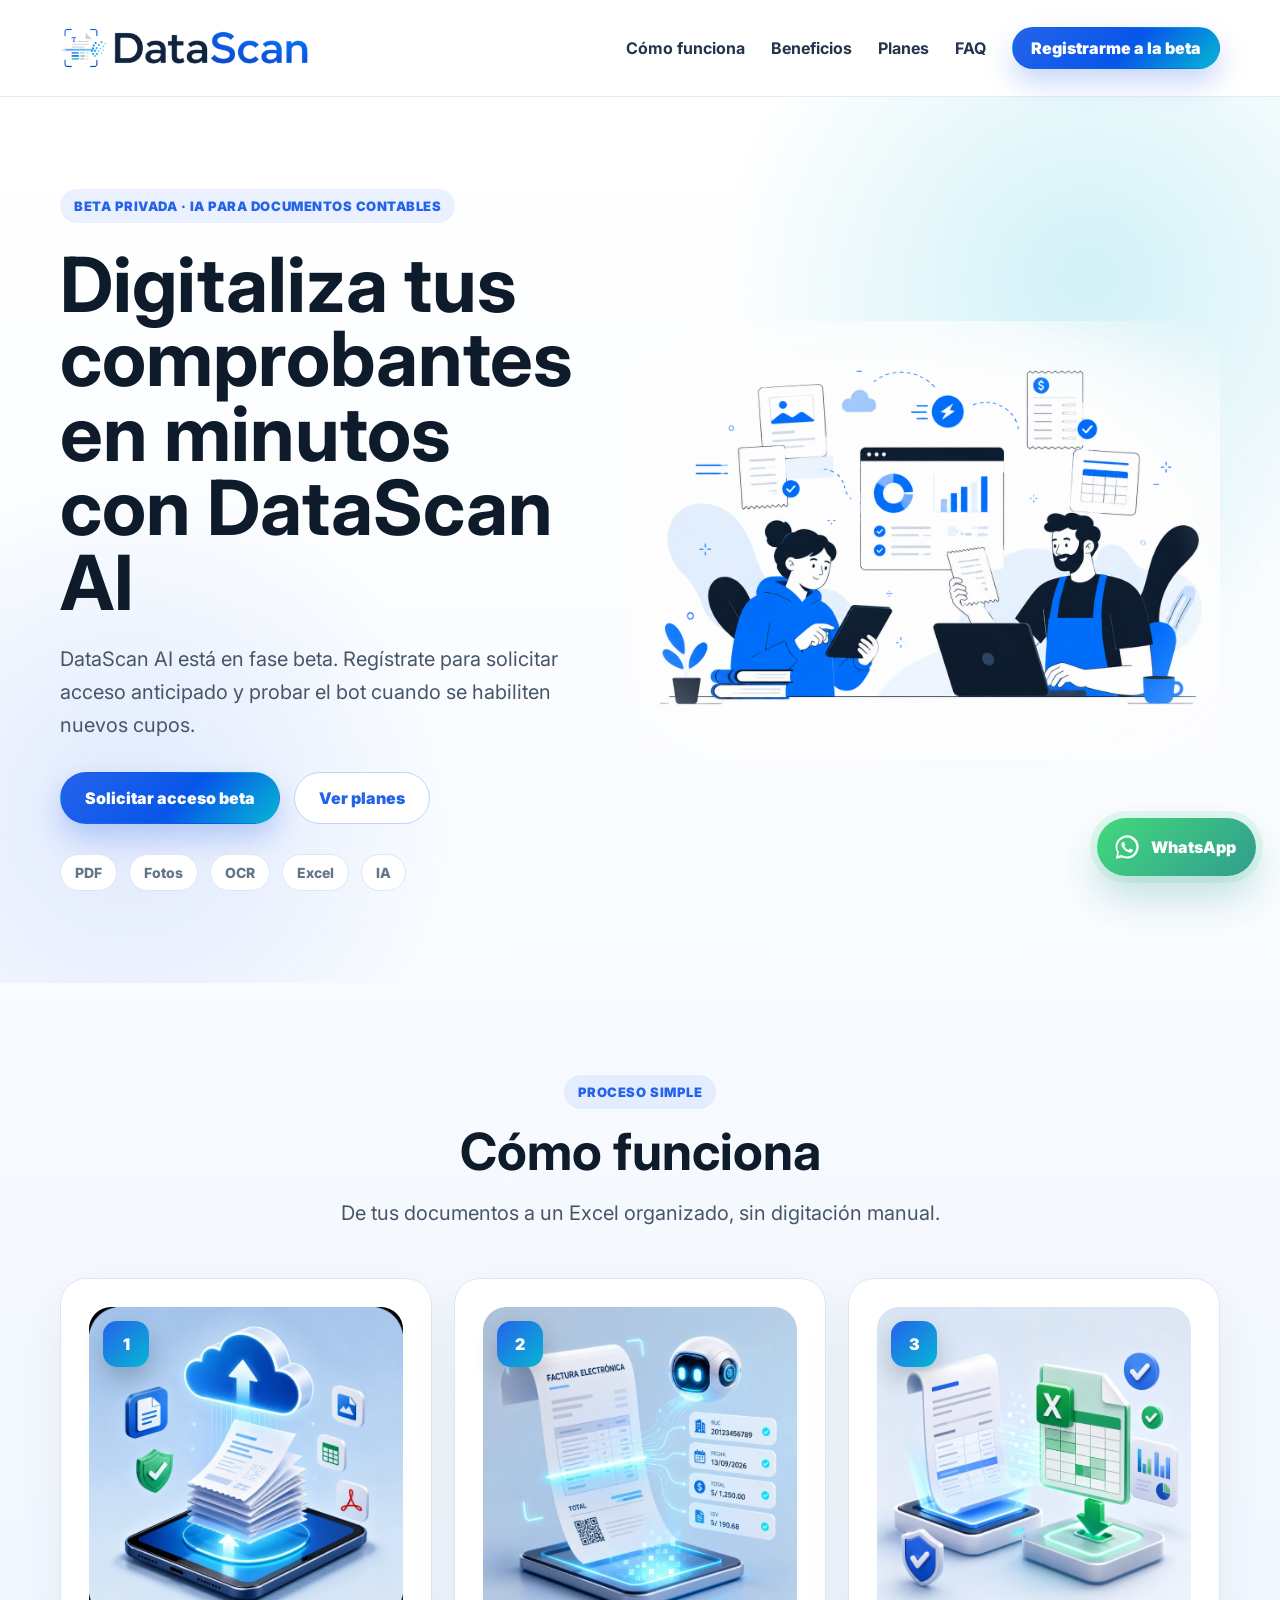
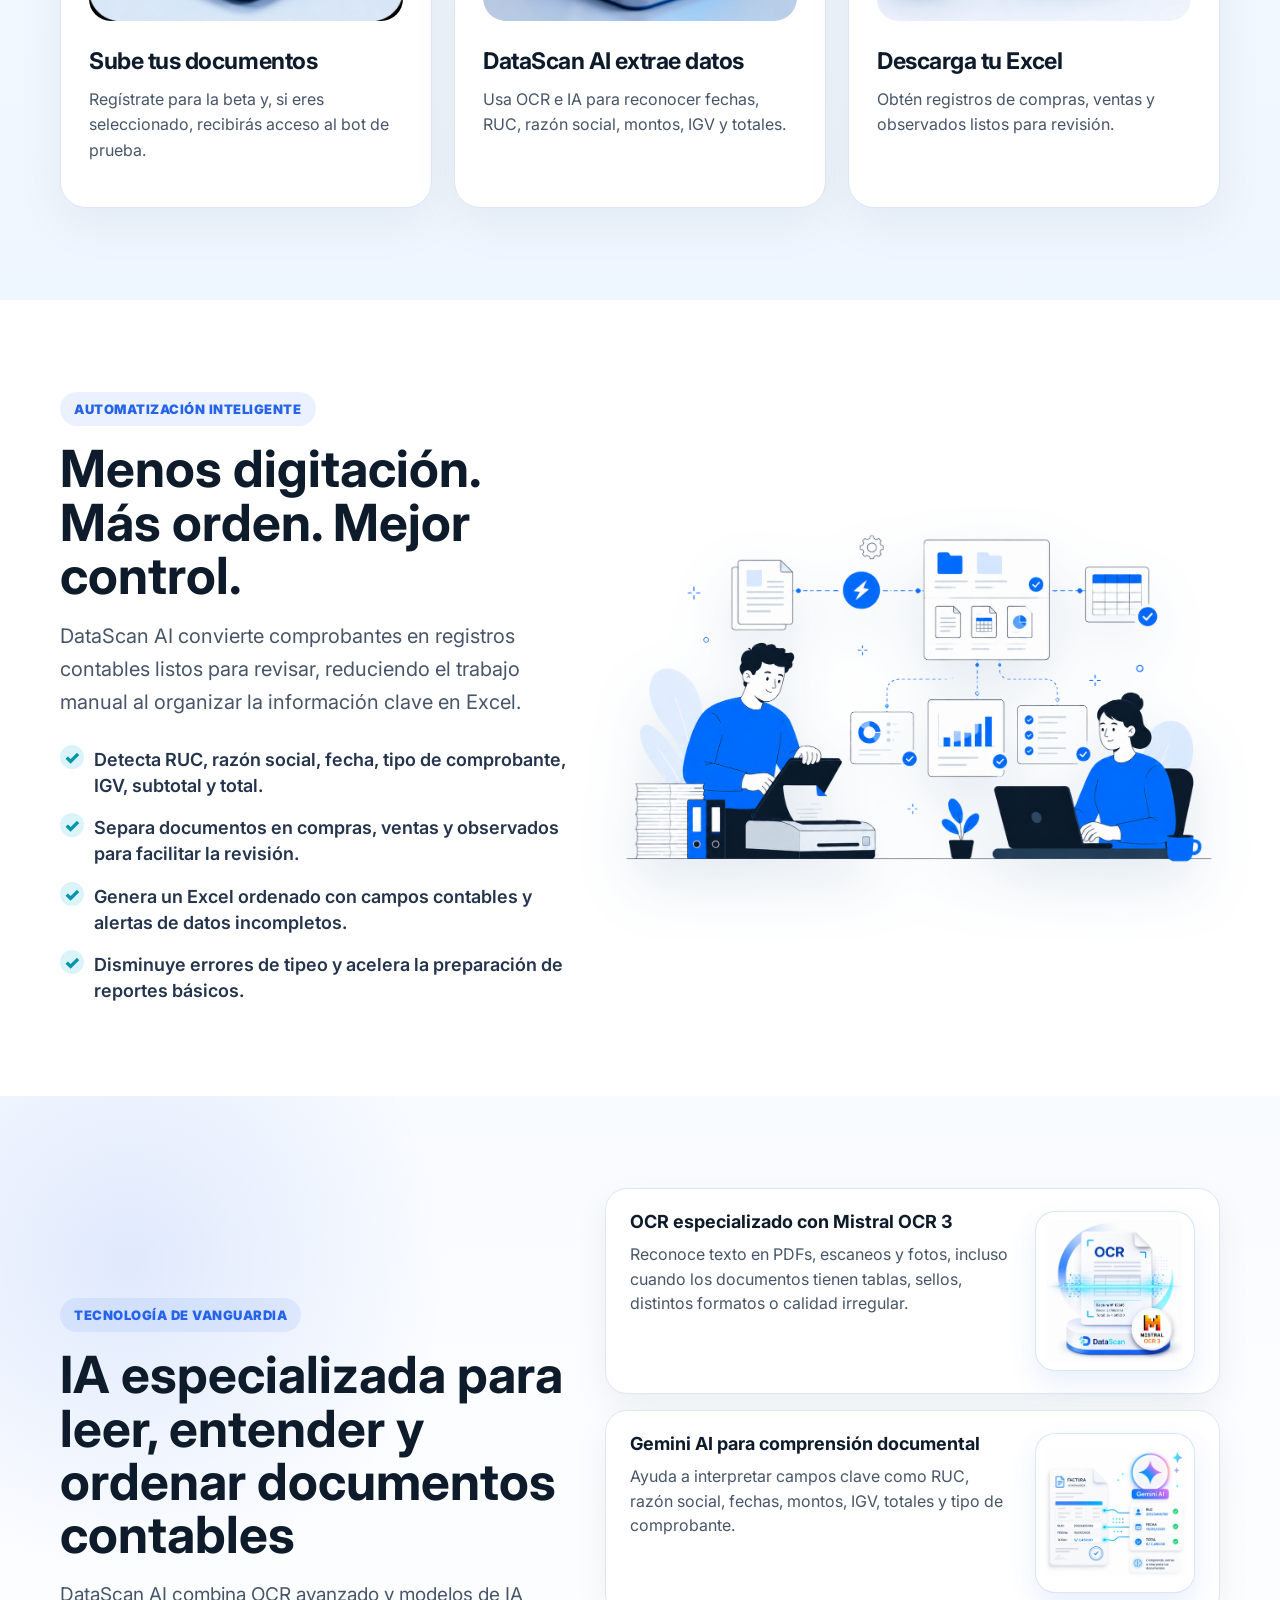
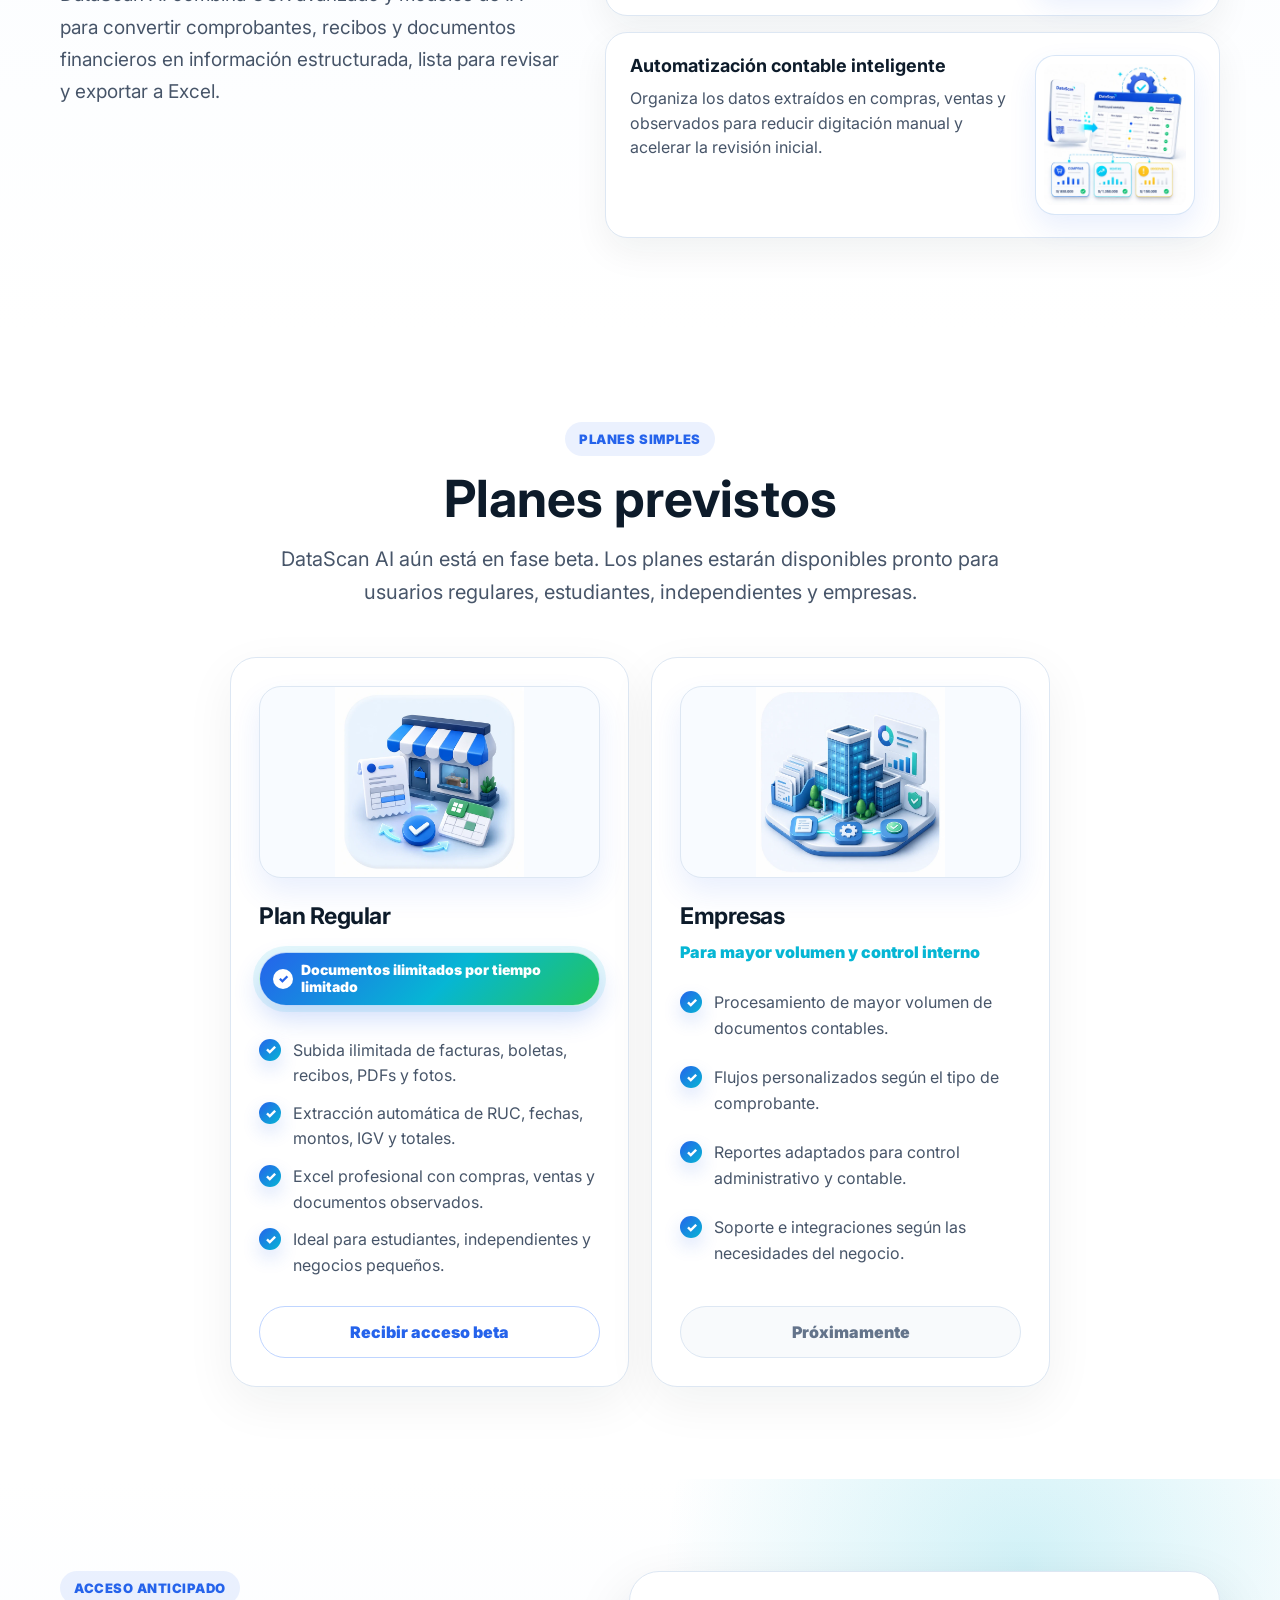
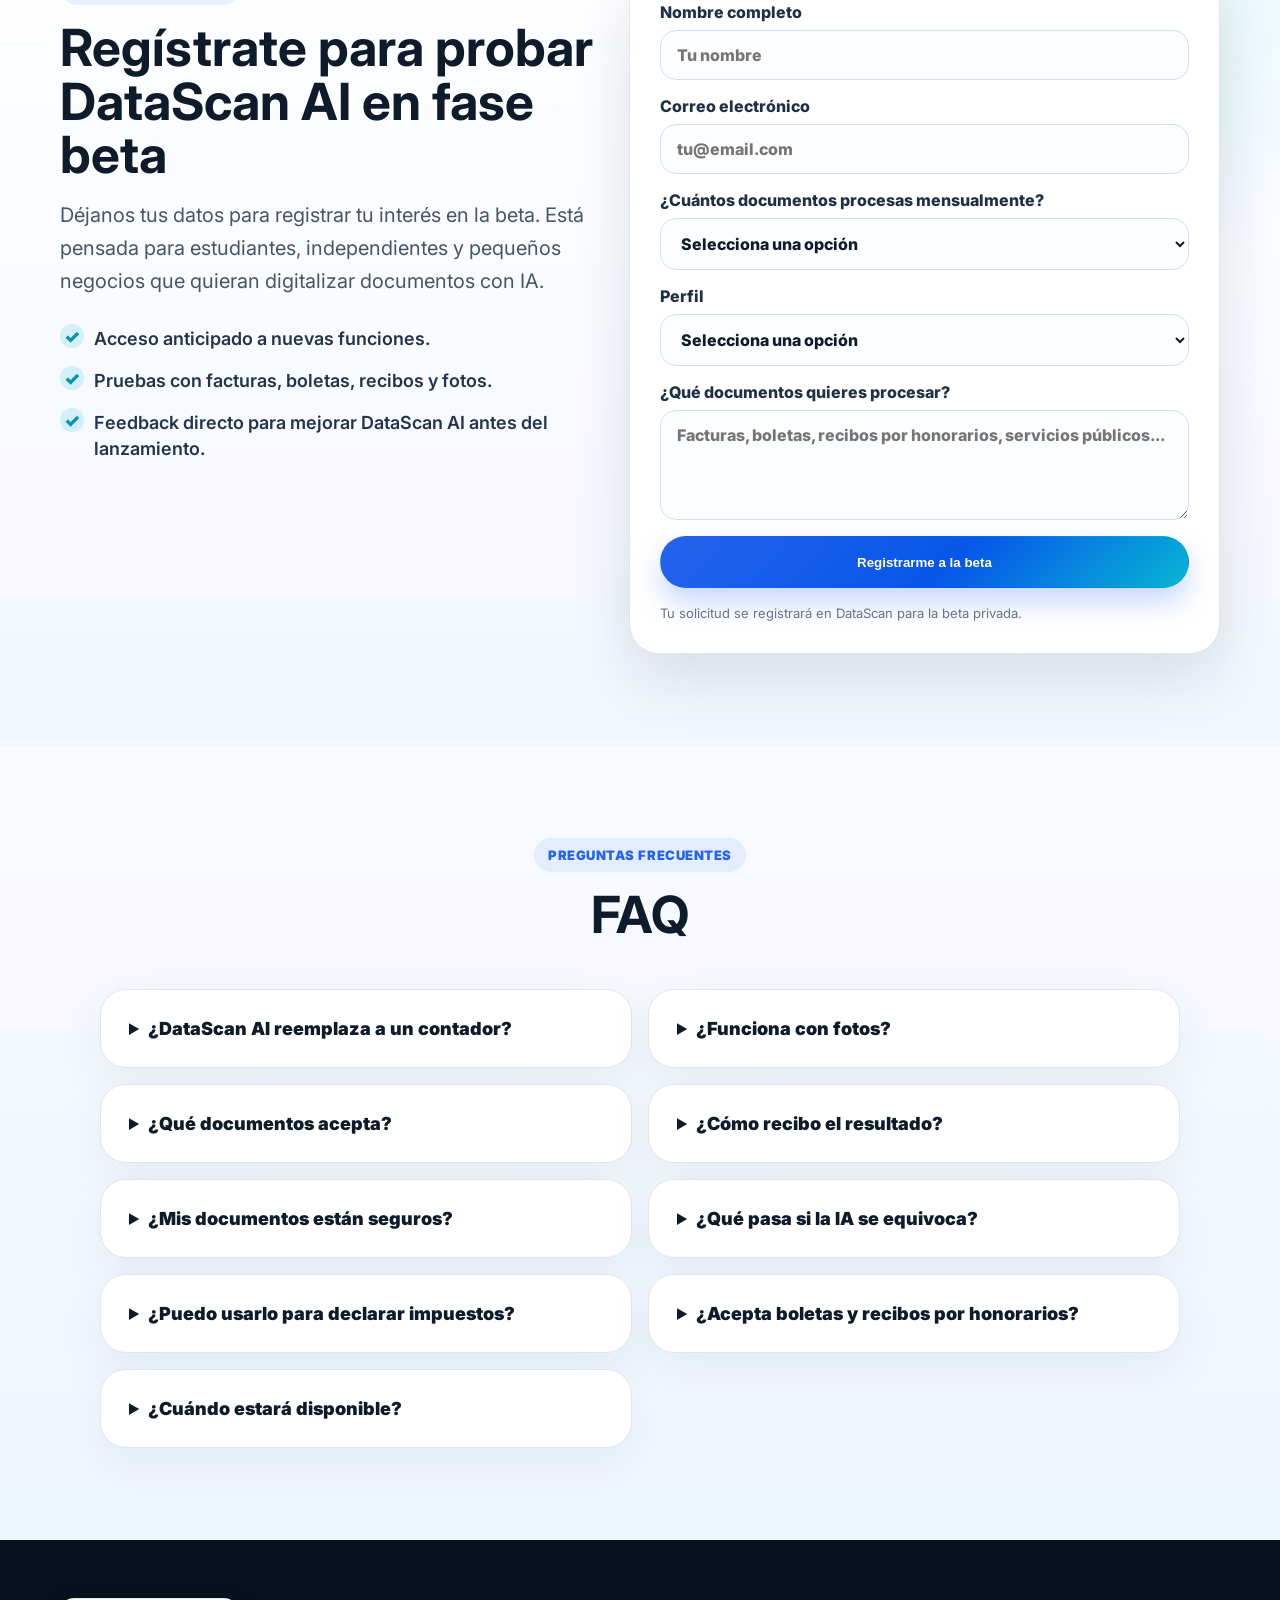
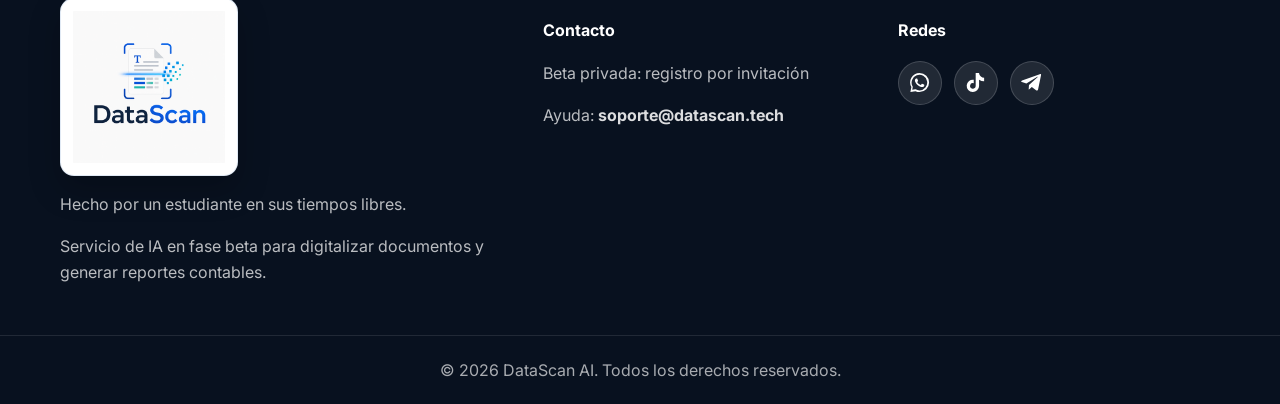
<file: index.html>
<!DOCTYPE html>
<html lang="es">
<head>
  <meta charset="UTF-8" />
  <meta name="viewport" content="width=device-width, initial-scale=1.0" />
  <title>DataScan AI | Digitaliza documentos con IA</title>
  <meta name="description" content="DataScan AI es un bot con IA para digitalizar facturas, boletas, recibos y documentos contables automáticamente." />
  <meta name="robots" content="index, follow" />
  <meta name="author" content="DataScan AI" />
  <meta name="theme-color" content="#2563EB" />
  <link rel="canonical" href="https://www.datascan.tech/" />
  <link rel="alternate" href="https://www.datascan.tech/" hreflang="es-PE" />
  <meta property="og:title" content="DataScan AI | Digitaliza documentos contables con IA" />
  <meta property="og:description" content="Convierte facturas, boletas y recibos en un Excel contable organizado con ayuda de IA." />
  <meta property="og:type" content="website" />
  <meta property="og:url" content="https://www.datascan.tech/" />
  <meta property="og:site_name" content="DataScan AI" />
  <meta property="og:locale" content="es_PE" />
  <meta property="og:image" content="https://www.datascan.tech/assets/hero-datascan-dashboard.png" />
  <meta property="og:image:alt" content="DataScan AI organizando documentos contables y reportes digitales" />
  <meta name="twitter:card" content="summary_large_image" />
  <meta name="twitter:title" content="DataScan AI | Digitaliza documentos contables con IA" />
  <meta name="twitter:description" content="Convierte facturas, boletas y recibos en un Excel contable organizado con ayuda de IA." />
  <meta name="twitter:image" content="https://www.datascan.tech/assets/hero-datascan-dashboard.png" />
  <link rel="icon" type="image/png" href="assets/logo-transparent.png" />
  <link rel="preconnect" href="https://fonts.googleapis.com">
  <link rel="preconnect" href="https://fonts.gstatic.com" crossorigin>
  <link href="https://fonts.googleapis.com/css2?family=Inter:wght@400;500;600;700;800;900&display=swap" rel="stylesheet">
  <link rel="stylesheet" href="styles.css" />
  <script type="application/ld+json">
    {
      "@context": "https://schema.org",
      "@graph": [
        {
          "@type": "Organization",
          "@id": "https://www.datascan.tech/#organization",
          "name": "DataScan AI",
          "url": "https://www.datascan.tech/",
          "logo": "https://www.datascan.tech/assets/logo-horizontal.png",
          "sameAs": [
            "https://www.tiktok.com/@datascan.ai",
            "https://t.me/DatascanAI_bot"
          ],
          "contactPoint": {
            "@type": "ContactPoint",
            "contactType": "customer support",
            "email": "soporte@datascan.tech",
            "availableLanguage": "Spanish"
          }
        },
        {
          "@type": "WebSite",
          "@id": "https://www.datascan.tech/#website",
          "url": "https://www.datascan.tech/",
          "name": "DataScan AI",
          "publisher": {
            "@id": "https://www.datascan.tech/#organization"
          },
          "inLanguage": "es-PE"
        },
        {
          "@type": "SoftwareApplication",
          "@id": "https://www.datascan.tech/#software",
          "name": "DataScan AI",
          "applicationCategory": "BusinessApplication",
          "operatingSystem": "Web, Telegram",
          "description": "Bot con IA para digitalizar facturas, boletas, recibos y documentos contables, extraer datos clave y organizar resultados en Excel.",
          "url": "https://www.datascan.tech/",
          "offers": {
            "@type": "Offer",
            "availability": "https://schema.org/PreOrder",
            "price": "0",
            "priceCurrency": "PEN"
          },
          "publisher": {
            "@id": "https://www.datascan.tech/#organization"
          }
        },
        {
          "@type": "FAQPage",
          "@id": "https://www.datascan.tech/#faq-schema",
          "mainEntity": [
            {
              "@type": "Question",
              "name": "¿DataScan AI reemplaza a un contador?",
              "acceptedAnswer": {
                "@type": "Answer",
                "text": "No. DataScan AI automatiza la extracción y organización inicial de documentos, pero la revisión final debe hacerla el usuario o un profesional contable."
              }
            },
            {
              "@type": "Question",
              "name": "¿Qué documentos acepta?",
              "acceptedAnswer": {
                "@type": "Answer",
                "text": "Facturas, boletas, recibos, notas de crédito, notas de débito y otros comprobantes compatibles."
              }
            },
            {
              "@type": "Question",
              "name": "¿Cómo recibo el resultado?",
              "acceptedAnswer": {
                "@type": "Answer",
                "text": "El bot genera un archivo Excel organizado con registros de compras, ventas y observados."
              }
            },
            {
              "@type": "Question",
              "name": "¿Funciona con fotos?",
              "acceptedAnswer": {
                "@type": "Answer",
                "text": "Sí. Puede procesar imágenes y PDFs escaneados mediante OCR."
              }
            }
          ]
        }
      ]
    }
  </script>
</head>
<body>
  <header class="site-header">
    <nav class="nav container">
      <a href="#inicio" class="brand" aria-label="DataScan AI Inicio">
        <img src="assets/logo-horizontal.png" alt="Logo DataScan AI" />
      </a>
      <button class="menu-toggle" aria-label="Abrir menú">☰</button>
      <div class="nav-links">
        <a href="#como-funciona">Cómo funciona</a>
        <a href="#beneficios">Beneficios</a>
        <a href="#planes">Planes</a>
        <a href="#faq">FAQ</a>
        <a class="btn btn-small" href="#registro-beta">Registrarme a la beta</a>
      </div>
    </nav>
  </header>

  <main>
    <section id="inicio" class="hero section">
      <div class="container hero-grid">
        <div class="hero-copy">
          <span class="eyebrow">Beta privada · IA para documentos contables</span>
          <h1>Digitaliza tus comprobantes en minutos con DataScan AI</h1>
          <p class="hero-text">DataScan AI está en fase beta. Regístrate para solicitar acceso anticipado y probar el bot cuando se habiliten nuevos cupos.</p>
          <div class="hero-actions">
            <a class="btn" href="#registro-beta">Solicitar acceso beta</a>
            <a class="btn btn-outline" href="#planes">Ver planes</a>
          </div>
          <div class="trust-row">
            <span>PDF</span><span>Fotos</span><span>OCR</span><span>Excel</span><span>IA</span>
          </div>
        </div>
        <div class="hero-card">
          <img src="assets/hero-datascan-dashboard.png" alt="DataScan AI organizando documentos y reportes digitales" />
        </div>
      </div>
    </section>

    <section id="como-funciona" class="section light">
      <div class="container">
        <div class="section-head">
          <span class="eyebrow">Proceso simple</span>
          <h2>Cómo funciona</h2>
          <p>De tus documentos a un Excel organizado, sin digitación manual.</p>
        </div>
        <div class="steps">
          <article class="step-card">
            <div class="step-number">1</div>
            <div class="card-visual" aria-hidden="true">
              <img src="assets/step-icons/upload-cloud-2026.webp" alt="Documentos subidos de forma segura a la nube" />
            </div>
            <h3>Sube tus documentos</h3>
            <p>Regístrate para la beta y, si eres seleccionado, recibirás acceso al bot de prueba.</p>
          </article>
          <article class="step-card">
            <div class="step-number">2</div>
            <div class="card-visual" aria-hidden="true">
              <img src="assets/step-icons/extract-ai-2026.webp" alt="Inteligencia artificial extrayendo datos de una factura electrónica" />
            </div>
            <h3>DataScan AI extrae datos</h3>
            <p>Usa OCR e IA para reconocer fechas, RUC, razón social, montos, IGV y totales.</p>
          </article>
          <article class="step-card">
            <div class="step-number">3</div>
            <div class="card-visual" aria-hidden="true">
              <img src="assets/step-icons/excel-export-2026.webp" alt="Documento contable convertido y exportado a Excel" />
            </div>
            <h3>Descarga tu Excel</h3>
            <p>Obtén registros de compras, ventas y observados listos para revisión.</p>
          </article>
        </div>
      </div>
    </section>

    <section id="beneficios" class="section">
      <div class="container split">
        <div>
          <span class="eyebrow">Automatización inteligente</span>
          <h2>Menos digitación. Más orden. Mejor control.</h2>
          <p>DataScan AI convierte comprobantes en registros contables listos para revisar, reduciendo el trabajo manual al organizar la información clave en Excel.</p>
          <ul class="check-list">
            <li>Detecta RUC, razón social, fecha, tipo de comprobante, IGV, subtotal y total.</li>
            <li>Separa documentos en compras, ventas y observados para facilitar la revisión.</li>
            <li>Genera un Excel ordenado con campos contables y alertas de datos incompletos.</li>
            <li>Disminuye errores de tipeo y acelera la preparación de reportes básicos.</li>
          </ul>
        </div>
        <div class="promo-img">
          <img src="assets/menos-digitacion-mas-orden.png" alt="Automatización y organización de documentos con DataScan AI" />
        </div>
      </div>
    </section>

    <section id="tecnologia" class="section trust-section">
      <div class="container trust-grid">
        <div>
          <span class="eyebrow">Tecnología de vanguardia</span>
          <h2>IA especializada para leer, entender y ordenar documentos contables</h2>
          <p>DataScan AI combina OCR avanzado y modelos de IA para convertir comprobantes, recibos y documentos financieros en información estructurada, lista para revisar y exportar a Excel.</p>
        </div>
        <div class="trust-cards">
          <article>
            <div class="tech-card-head">
              <img src="assets/tech-icons/mistral-ocr-premium.webp" alt="Mistral OCR 3 procesando una factura">
              <strong>OCR especializado con Mistral OCR 3</strong>
            </div>
            <p>Reconoce texto en PDFs, escaneos y fotos, incluso cuando los documentos tienen tablas, sellos, distintos formatos o calidad irregular.</p>
          </article>
          <article>
            <div class="tech-card-head">
              <img src="assets/tech-icons/gemini-document-premium.webp" alt="Gemini AI comprendiendo y extrayendo datos de una factura">
              <strong>Gemini AI para comprensión documental</strong>
            </div>
            <p>Ayuda a interpretar campos clave como RUC, razón social, fechas, montos, IGV, totales y tipo de comprobante.</p>
          </article>
          <article>
            <div class="tech-card-head">
              <img src="assets/tech-icons/datascan-automation-premium.webp" alt="Dashboard contable automatizado de DataScan AI">
              <strong>Automatización contable inteligente</strong>
            </div>
            <p>Organiza los datos extraídos en compras, ventas y observados para reducir digitación manual y acelerar la revisión inicial.</p>
          </article>
        </div>
      </div>
    </section>

    <section id="planes" class="section pricing-section">
      <div class="container">
        <div class="section-head">
          <span class="eyebrow">Planes simples</span>
          <h2>Planes previstos</h2>
          <p>DataScan AI aún está en fase beta. Los planes estarán disponibles pronto para usuarios regulares, estudiantes, independientes y empresas.</p>
        </div>
        <div class="pricing-grid two-plans">
          <article class="price-card">
            <div class="plan-icon" aria-hidden="true">
              <img src="assets/plan-icons/plan-regular-2026.webp" alt="Plan Regular para estudiantes, independientes y pequeños negocios" />
            </div>
            <h3>Plan Regular</h3>
            <p class="price-note promo-note">Documentos ilimitados por tiempo limitado</p>
            <ul>
              <li>Subida ilimitada de facturas, boletas, recibos, PDFs y fotos.</li>
              <li>Extracción automática de RUC, fechas, montos, IGV y totales.</li>
              <li>Excel profesional con compras, ventas y documentos observados.</li>
              <li>Ideal para estudiantes, independientes y negocios pequeños.</li>
            </ul>
            <a class="btn btn-outline full" href="#registro-beta">Recibir acceso beta</a>
          </article>
          <article class="price-card">
            <div class="plan-icon" aria-hidden="true">
              <img src="assets/plan-icons/plan-empresas-2026.webp" alt="Plan Empresas para procesamiento y control documental corporativo" />
            </div>
            <h3>Empresas</h3>
            <p class="price-note">Para mayor volumen y control interno</p>
            <ul>
              <li>Procesamiento de mayor volumen de documentos contables.</li>
              <li>Flujos personalizados según el tipo de comprobante.</li>
              <li>Reportes adaptados para control administrativo y contable.</li>
              <li>Soporte e integraciones según las necesidades del negocio.</li>
            </ul>
            <span class="btn btn-outline full btn-disabled" aria-disabled="true">Próximamente</span>
          </article>
        </div>
      </div>
    </section>

    <section id="registro-beta" class="section beta-section">
      <div class="container beta-grid">
        <div class="beta-copy">
          <span class="eyebrow">Acceso anticipado</span>
          <h2>Regístrate para probar DataScan AI en fase beta</h2>
          <p>Déjanos tus datos para registrar tu interés en la beta. Está pensada para estudiantes, independientes y pequeños negocios que quieran digitalizar documentos con IA.</p>
          <ul class="check-list">
            <li>Acceso anticipado a nuevas funciones.</li>
            <li>Pruebas con facturas, boletas, recibos y fotos.</li>
            <li>Feedback directo para mejorar DataScan AI antes del lanzamiento.</li>
          </ul>
        </div>
        <form class="beta-form" id="betaForm" data-register-endpoint="https://crhlfmpzzcurpdyvbysd.supabase.co/functions/v1/register-beta">
          <label>Nombre completo
            <input type="text" name="entry.1266117491" placeholder="Tu nombre" required>
          </label>
          <label>Correo electrónico
            <input type="email" name="entry.1376913946" placeholder="tu@email.com" required>
          </label>
          <label>¿Cuántos documentos procesas mensualmente?
            <select name="entry.291060050" required>
              <option value="">Selecciona una opción</option>
              <option>50</option>
              <option>100</option>
              <option>200</option>
              <option>+500</option>
            </select>
          </label>
          <label>Perfil
            <select name="entry.518934240" required>
              <option value="">Selecciona una opción</option>
              <option>Contador / Asistente contable</option>
              <option>Estudiante de contabilidad</option>
              <option>Emprendedor / Pequeño negocio</option>
              <option>Independiente / Freelance</option>
              <option>Otro</option>
            </select>
          </label>
          <label>¿Qué documentos quieres procesar?
            <textarea name="entry.1919705668" rows="4" placeholder="Facturas, boletas, recibos por honorarios, servicios públicos..."></textarea>
          </label>
          
          <button class="btn full" type="submit">Registrarme a la beta</button>
          <div class="form-success" id="formSuccess" role="status" aria-live="polite" hidden>
            <div class="success-icon" aria-hidden="true">✓</div>
            <div>
              <strong>Ya estás participando en la beta de DataScan AI</strong>
              <p>Recibimos tu solicitud correctamente. Tu registro quedó guardado en la beta.</p>
            </div>
          </div>
          <p class="form-note">Tu solicitud se registrará en DataScan para la beta privada.</p>
        </form>
      </div>
    </section>

    <section id="faq" class="section light">
      <div class="container faq-wrap">
        <div class="section-head">
          <span class="eyebrow">Preguntas frecuentes</span>
          <h2>FAQ</h2>
        </div>
        <div class="faq-grid">
          <div class="faq-column">
            <details>
              <summary>¿DataScan AI reemplaza a un contador?</summary>
              <p>No. DataScan AI automatiza la extracción y organización inicial de documentos, pero la revisión final debe hacerla el usuario o un profesional contable.</p>
            </details>
            <details>
              <summary>¿Qué documentos acepta?</summary>
              <p>Facturas, boletas, recibos, notas de crédito, notas de débito y otros comprobantes compatibles.</p>
            </details>
            <details>
              <summary>¿Mis documentos están seguros?</summary>
              <p>DataScan AI está pensado para trabajar con documentos contables de forma ordenada y controlada. En la beta, la recomendación es subir solo archivos necesarios para la prueba y evitar documentos extremadamente sensibles hasta la versión final con políticas completas de privacidad.</p>
            </details>
            <details>
              <summary>¿Puedo usarlo para declarar impuestos?</summary>
              <p>Puede servir como apoyo para organizar comprobantes y acelerar la revisión contable. Sin embargo, la declaración de impuestos debe ser revisada por el usuario o por un profesional contable antes de enviarse a SUNAT.</p>
            </details>
            <details>
              <summary>¿Cuándo estará disponible?</summary>
              <p>DataScan AI se encuentra en fase beta privada. Al registrarte, tu solicitud quedará guardada para participar en la beta.</p>
            </details>
          </div>
          <div class="faq-column">
            <details>
              <summary>¿Funciona con fotos?</summary>
              <p>Sí. Puede procesar imágenes y PDFs escaneados mediante OCR.</p>
            </details>
            <details>
              <summary>¿Cómo recibo el resultado?</summary>
              <p>El bot genera un archivo Excel organizado con registros de compras, ventas y observados.</p>
            </details>
            <details>
              <summary>¿Qué pasa si la IA se equivoca?</summary>
              <p>El resultado debe revisarse antes de usarlo. DataScan AI ayuda a extraer y ordenar datos, pero si detecta un campo dudoso o una lectura irregular, el usuario debe validarlo y corregirlo en el Excel final.</p>
            </details>
            <details>
              <summary>¿Acepta boletas y recibos por honorarios?</summary>
              <p>Sí. La beta está orientada a facturas, boletas, recibos por honorarios, recibos de servicios y otros documentos financieros que puedan convertirse en datos estructurados.</p>
            </details>
          </div>
        </div>
      </div>
    </section>
  </main>

  <footer id="contacto" class="footer">
    <div class="container footer-grid">
      <div>
        <img src="assets/logo.png" alt="Logo DataScan AI" class="footer-logo" />
        <p>Hecho por un estudiante en sus tiempos libres.</p>
        <p>Servicio de IA en fase beta para digitalizar documentos y generar reportes contables.</p>
      </div>
      <div>
        <h4>Contacto</h4>
        <p>Beta privada: registro por invitación</p>
        <p>Ayuda: <a href="mailto:soporte@datascan.tech">soporte@datascan.tech</a></p>
      </div>
      <div>
        <h4>Redes</h4>
        <div class="social-links" aria-label="Redes sociales DataScan AI">
          <a href="https://wa.me/51948854467?text=Hola%20DataScan%20AI%2C%20me%20interesa%20probar%20la%20beta%20%E2%9C%A8" target="_blank" rel="noopener" aria-label="WhatsApp DataScan AI">
            <svg viewBox="0 0 24 24" aria-hidden="true">
              <path d="M12.04 2a9.86 9.86 0 0 0-8.52 14.8L2.5 22l5.32-1a9.84 9.84 0 0 0 4.22.94h.01A9.97 9.97 0 0 0 22 12.02 9.96 9.96 0 0 0 12.04 2Zm0 18.23h-.01a8.12 8.12 0 0 1-4.14-1.13l-.3-.18-3.16.6.6-3.08-.2-.32a8.13 8.13 0 1 1 7.21 4.11Zm4.45-6.08c-.24-.12-1.43-.7-1.65-.78-.22-.08-.38-.12-.54.12-.16.24-.62.78-.76.94-.14.16-.28.18-.52.06-.24-.12-1.02-.38-1.94-1.2-.72-.64-1.2-1.43-1.34-1.67-.14-.24-.01-.37.11-.49.11-.11.24-.28.36-.42.12-.14.16-.24.24-.4.08-.16.04-.3-.02-.42-.06-.12-.54-1.3-.74-1.78-.2-.47-.4-.4-.54-.41h-.46c-.16 0-.42.06-.64.3-.22.24-.84.82-.84 2s.86 2.32.98 2.48c.12.16 1.7 2.6 4.12 3.64.58.25 1.03.4 1.38.51.58.18 1.1.16 1.52.1.46-.07 1.43-.58 1.63-1.14.2-.56.2-1.04.14-1.14-.06-.1-.22-.16-.46-.28Z" />
            </svg>
          </a>
          <a href="https://www.tiktok.com/@datascan.ai" target="_blank" rel="noopener" aria-label="TikTok DataScan AI">
            <svg viewBox="0 0 24 24" aria-hidden="true">
              <path d="M15.7 2c.17 1.48.83 2.75 1.94 3.7A6.15 6.15 0 0 0 21 7.12v3.56a9.52 9.52 0 0 1-5.26-1.57v6.42A6.47 6.47 0 1 1 10.16 9.1v3.62a2.92 2.92 0 1 0 2.03 2.8V2h3.51Z" />
            </svg>
          </a>
          <a href="https://t.me/DatascanAI_bot" target="_blank" rel="noopener" aria-label="Telegram DataScan AI">
            <svg viewBox="0 0 24 24" aria-hidden="true">
              <path d="M21.94 4.49 18.86 19.4c-.23 1.05-.86 1.31-1.74.82l-4.8-3.54-2.32 2.23c-.26.26-.47.47-.96.47l.34-4.88 8.88-8.02c.39-.34-.08-.54-.6-.2L6.66 12.95l-4.7-1.47c-1.02-.32-1.04-1.02.21-1.51L20.6 3.3c.89-.32 1.67.21 1.34 1.19Z" />
            </svg>
          </a>
        </div>
      </div>
    </div>
    <div class="footer-bottom">© 2026 DataScan AI. Todos los derechos reservados.</div>
  </footer>

  <a class="whatsapp-float" href="https://wa.me/51948854467?text=Hola%20DataScan%20AI%2C%20me%20interesa%20probar%20la%20beta%20%E2%9C%A8" target="_blank" rel="noopener" aria-label="Contactar a DataScan AI por WhatsApp">
    <svg viewBox="0 0 24 24" aria-hidden="true">
      <path d="M12.04 2a9.86 9.86 0 0 0-8.52 14.8L2.5 22l5.32-1a9.84 9.84 0 0 0 4.22.94h.01A9.97 9.97 0 0 0 22 12.02 9.96 9.96 0 0 0 12.04 2Zm0 18.23h-.01a8.12 8.12 0 0 1-4.14-1.13l-.3-.18-3.16.6.6-3.08-.2-.32a8.13 8.13 0 1 1 7.21 4.11Zm4.45-6.08c-.24-.12-1.43-.7-1.65-.78-.22-.08-.38-.12-.54.12-.16.24-.62.78-.76.94-.14.16-.28.18-.52.06-.24-.12-1.02-.38-1.94-1.2-.72-.64-1.2-1.43-1.34-1.67-.14-.24-.01-.37.11-.49.11-.11.24-.28.36-.42.12-.14.16-.24.24-.4.08-.16.04-.3-.02-.42-.06-.12-.54-1.3-.74-1.78-.2-.47-.4-.4-.54-.41h-.46c-.16 0-.42.06-.64.3-.22.24-.84.82-.84 2s.86 2.32.98 2.48c.12.16 1.7 2.6 4.12 3.64.58.25 1.03.4 1.38.51.58.18 1.1.16 1.52.1.46-.07 1.43-.58 1.63-1.14.2-.56.2-1.04.14-1.14-.06-.1-.22-.16-.46-.28Z" />
    </svg>
    <span>WhatsApp</span>
  </a>

  <script src="script.js?v=2"></script>
</body>
</html>
</file>
<file: styles.css>
:root {
  --navy: #0D1B2A;
  --blue: #2563EB;
  --blue-2: #0D6EFD;
  --cyan: #06B6D4;
  --teal: #12D6C7;
  --slate: #475569;
  --muted: #64748B;
  --line: #DDE7F3;
  --light: #F2F7FF;
  --white: #FFFFFF;
  --shadow: 0 24px 60px rgba(13, 27, 42, 0.12);
}
* { box-sizing: border-box; }
html { scroll-behavior: smooth; overflow-x: hidden; }
body {
  margin: 0;
  font-family: Inter, system-ui, -apple-system, BlinkMacSystemFont, 'Segoe UI', sans-serif;
  color: var(--navy);
  background: var(--white);
  overflow-x: hidden;
}
a { color: inherit; text-decoration: none; }
img { max-width: 100%; display: block; }
.reveal {
  opacity: 0;
  transform: translateY(28px);
  transition: opacity .7s ease, transform .7s ease;
}
.reveal.is-visible {
  opacity: 1;
  transform: translateY(0);
}
.reveal-delay-1 { transition-delay: .08s; }
.reveal-delay-2 { transition-delay: .16s; }
.reveal-delay-3 { transition-delay: .24s; }
.container { width: min(1160px, calc(100% - 40px)); margin: 0 auto; }
.site-header {
  position: relative; z-index: 50;
  backdrop-filter: blur(18px);
  background: rgba(255, 255, 255, 0.82);
  border-bottom: 1px solid rgba(221, 231, 243, 0.8);
}
.nav { height: 96px; display: flex; align-items: center; justify-content: space-between; gap: 24px; }
.brand {
  display: inline-flex;
  align-items: center;
}
.brand img { width: 250px; max-height: 68px; height: auto; object-fit: contain; image-rendering: auto; }
.nav-links { display: flex; align-items: center; gap: 26px; font-weight: 700; color: #24344d; }
.nav-links a:not(.btn):hover { color: var(--blue); }
.menu-toggle { display: none; border: 0; background: transparent; font-size: 28px; color: var(--navy); }
.btn {
  display: inline-flex; align-items: center; justify-content: center;
  min-height: 52px; padding: 0 24px; border-radius: 999px;
  background: linear-gradient(135deg, var(--blue), #0756e9 55%, var(--cyan));
  color: white; font-weight: 900; box-shadow: 0 14px 28px rgba(37, 99, 235, .26);
  border: 1px solid transparent;
  transition: transform .22s ease, box-shadow .22s ease, border-color .22s ease;
}
.btn:hover { transform: translateY(-3px); box-shadow: 0 18px 34px rgba(37, 99, 235, .32); }
.btn:active { transform: translateY(0); }
.btn-outline { background: white; color: var(--blue); border-color: #BFD5FF; box-shadow: none; }
.btn-outline:hover { border-color: var(--blue); box-shadow: 0 12px 26px rgba(37, 99, 235, .12); }
.btn-disabled {
  cursor: default;
  color: var(--muted);
  background: #F8FAFC;
  border-color: var(--line);
  box-shadow: none;
}
.btn-disabled:hover {
  transform: none;
  color: var(--muted);
  border-color: var(--line);
  box-shadow: none;
}
.btn-small { min-height: 42px; padding: 0 18px; }
.full { width: 100%; }
.section { padding: 92px 0; }
.light { background: linear-gradient(180deg, #F8FBFF 0%, #EEF6FF 100%); }
.hero {
  overflow: hidden;
  background:
    radial-gradient(circle at 85% 20%, rgba(6,182,212,.18), transparent 28%),
    radial-gradient(circle at 10% 80%, rgba(37,99,235,.12), transparent 24%),
    linear-gradient(180deg, #FFFFFF, #F8FBFF);
}
.hero-grid { display: grid; grid-template-columns: 0.95fr 1.05fr; align-items: center; gap: 48px; }
.eyebrow {
  display: inline-flex; align-items: center; gap: 8px;
  padding: 9px 14px; border-radius: 999px;
  color: var(--blue); background: rgba(37,99,235,.09); font-weight: 900; letter-spacing: .04em; text-transform: uppercase; font-size: 13px;
}
h1, h2, h3, p { margin-top: 0; }
h1 { font-size: clamp(42px, 6vw, 76px); line-height: .98; letter-spacing: 0; margin: 24px 0 24px; }
h2 { font-size: clamp(32px, 4vw, 54px); line-height: 1.04; letter-spacing: 0; margin: 16px 0 18px; }
h3 { font-size: 23px; letter-spacing: -0.02em; margin-bottom: 12px; }
.hero-text, .section-head p, .split p, .cta-box p { color: var(--slate); font-size: 20px; line-height: 1.65; }
.hero-actions { display: flex; gap: 14px; flex-wrap: wrap; margin: 30px 0; }
.trust-row { display: flex; gap: 12px; flex-wrap: wrap; }
.trust-row span {
  padding: 9px 14px; border: 1px solid var(--line); border-radius: 999px; background: white; color: var(--muted); font-weight: 800; font-size: 14px;
}
.hero-card {
  position: relative;
  display: grid;
  place-items: center;
}
.hero-card::before {
  content: '';
  position: absolute;
  inset: 15% -2% 6% 18%;
  background: radial-gradient(ellipse at center, rgba(37,99,235,.20), rgba(6,182,212,.10) 48%, transparent 72%);
  filter: blur(38px);
  z-index: 0;
}
.hero-card img {
  position: relative;
  width: min(100%, 690px);
  border: 0;
  border-radius: 0;
  box-shadow: none;
  filter: drop-shadow(0 28px 42px rgba(13, 27, 42, .10));
  -webkit-mask-image: radial-gradient(ellipse 74% 70% at 50% 54%, #000 58%, rgba(0,0,0,.78) 74%, transparent 100%);
  mask-image: radial-gradient(ellipse 74% 70% at 50% 54%, #000 58%, rgba(0,0,0,.78) 74%, transparent 100%);
  animation: floatPreview 6s ease-in-out infinite;
}
.section-head { max-width: 720px; text-align: center; margin: 0 auto 48px; }
.steps { display: grid; grid-template-columns: repeat(3, 1fr); gap: 22px; }
.step-card, .price-card, details {
  background: white; border: 1px solid var(--line); border-radius: 26px; padding: 28px; box-shadow: 0 16px 50px rgba(13, 27, 42, 0.06);
  transition: transform .24s ease, box-shadow .24s ease, border-color .24s ease;
}
.step-card:hover, .price-card:hover, details:hover, .compare-card:hover, .trust-cards article:hover {
  transform: translateY(-6px);
  border-color: rgba(37, 99, 235, .24);
  box-shadow: 0 24px 60px rgba(13, 27, 42, .11);
}
.step-card {
  position: relative;
  overflow: hidden;
  display: flex;
  flex-direction: column;
}
.step-number {
  position: absolute;
  top: 42px;
  left: 42px;
  z-index: 2;
  width: 46px;
  height: 46px;
  display: grid;
  place-items: center;
  border-radius: 14px;
  background: linear-gradient(135deg, var(--blue), var(--cyan));
  color: white;
  font-weight: 900;
  box-shadow: 0 12px 24px rgba(13, 27, 42, .22);
}
.card-visual {
  width: 100%;
  height: auto;
  aspect-ratio: 1 / 1;
  margin: 0 0 26px;
  overflow: hidden;
  border-radius: 22px;
  background: #F8FBFF;
  transition: transform .26s ease;
}
.step-card:hover .card-visual { transform: translateY(-4px) scale(1.015); }
.card-visual img {
  width: 100%;
  height: 100%;
  object-fit: cover;
}
.step-card h3 {
  margin-top: 0;
  max-width: 280px;
}
.step-card p, .price-card li, details p { color: var(--slate); line-height: 1.6; }
.split { display: grid; grid-template-columns: .92fr 1.08fr; gap: 46px; align-items: center; }
.check-list { list-style: none; padding: 0; margin: 28px 0 0; display: grid; gap: 16px; }
.check-list li { position: relative; padding-left: 34px; color: #24344d; font-size: 18px; line-height: 1.45; font-weight: 600; }
.check-list li::before {
  content: '✓'; position: absolute; left: 0; top: -2px; width: 24px; height: 24px; border-radius: 50%; display: grid; place-items: center; background: rgba(6,182,212,.15); color: #0593ad; font-weight: 900;
}
.promo-img {
  display: flex;
  align-items: center;
  justify-content: center;
}
.promo-img img {
  width: 100%;
  max-height: 650px;
  object-fit: contain;
  border: 0;
  border-radius: 0;
  box-shadow: none;
  filter: drop-shadow(0 24px 30px rgba(27, 79, 143, .12));
  transition: transform .28s ease, filter .28s ease;
}
.promo-img img:hover {
  transform: scale(1.025);
  filter: drop-shadow(0 30px 38px rgba(27, 79, 143, .17));
}
.compare-section {
  background: linear-gradient(180deg, #FFFFFF 0%, #F5FAFF 100%);
}
.compare-grid {
  display: grid;
  grid-template-columns: repeat(2, minmax(0, 1fr));
  gap: 24px;
}
.compare-card {
  position: relative;
  overflow: hidden;
  padding: 34px;
  border-radius: 28px;
  border: 1px solid var(--line);
  background: white;
  box-shadow: 0 18px 48px rgba(13, 27, 42, .07);
  transition: transform .24s ease, box-shadow .24s ease, border-color .24s ease;
}
.compare-card::after {
  content: '';
  position: absolute;
  right: -42px;
  top: -42px;
  width: 160px;
  height: 160px;
  border-radius: 50%;
  opacity: .14;
}
.compare-card.before::after { background: #D81159; }
.compare-card.after::after { background: #12D6C7; }
.compare-label {
  display: inline-flex;
  margin-bottom: 18px;
  padding: 8px 14px;
  border-radius: 999px;
  font-weight: 900;
  color: white;
}
.compare-card.before .compare-label { background: #D81159; }
.compare-card.after .compare-label { background: #059669; }
.compare-card ul {
  margin: 18px 0 0;
  padding-left: 20px;
  color: var(--slate);
  line-height: 1.7;
}
.pricing-section { background: #fff; }
.pricing-grid { display: grid; grid-template-columns: repeat(3, 1fr); gap: 22px; align-items: stretch; }
.pricing-grid.two-plans { grid-template-columns: repeat(2, minmax(0, 1fr)); max-width: 820px; margin: 0 auto; }
.price-card { position: relative; display: flex; flex-direction: column; }
.plan-icon {
  width: 100%;
  height: auto;
  aspect-ratio: 16 / 9;
  overflow: hidden;
  border-radius: 22px;
  margin-bottom: 24px;
  background: #F8FBFF;
  border: 1px solid var(--line);
  box-shadow: 0 14px 30px rgba(37, 99, 235, .10);
}
.plan-icon img {
  width: 100%;
  height: 100%;
  object-fit: contain;
  transition: transform .28s ease;
}
.price-card:hover .plan-icon img { transform: scale(1.04); }
.price-card.featured { border: 2px solid rgba(37,99,235,.55); transform: translateY(-10px); }
.badge { position: absolute; top: -15px; left: 28px; background: var(--cyan); color: white; font-weight: 900; border-radius: 999px; padding: 8px 14px; font-size: 13px; }
.price { font-size: 62px; font-weight: 950; letter-spacing: -0.05em; margin: 8px 0 0; color: var(--blue); }
.price span { font-size: 28px; }
.price.custom { font-size: 42px; color: var(--navy); }
.price-note { color: var(--cyan); font-weight: 900; margin-bottom: 8px; }
.promo-note {
  display: inline-flex;
  align-items: center;
  align-self: flex-start;
  gap: 8px;
  margin: 10px 0 12px;
  padding: 9px 13px;
  border-radius: 999px;
  color: #ffffff;
  background: linear-gradient(135deg, #2563EB 0%, #06B6D4 55%, #22C55E 100%);
  border: 1px solid rgba(255, 255, 255, .7);
  box-shadow: 0 12px 26px rgba(37, 99, 235, .22), 0 0 0 6px rgba(6, 182, 212, .10);
  font-size: 14px;
  line-height: 1.2;
}
.promo-note::before {
  content: "✓";
  width: 20px;
  height: 20px;
  display: grid;
  place-items: center;
  flex: 0 0 auto;
  border-radius: 50%;
  color: var(--blue);
  background: #ffffff;
  font-size: 12px;
  font-weight: 950;
}
.trust-section {
  background:
    radial-gradient(circle at 10% 20%, rgba(37,99,235,.12), transparent 24%),
    linear-gradient(180deg, #F8FBFF 0%, #FFFFFF 100%);
}
.trust-grid {
  display: grid;
  grid-template-columns: .9fr 1.1fr;
  gap: 42px;
  align-items: center;
}
.trust-grid > div:first-child p {
  color: var(--slate);
  font-size: 19px;
  line-height: 1.7;
}
.trust-cards {
  display: grid;
  gap: 16px;
}
.trust-cards article {
  display: grid;
  grid-template-columns: minmax(0, 1fr) 160px;
  grid-template-rows: auto 1fr;
  column-gap: 24px;
  align-items: center;
  padding: 22px 24px;
  border-radius: 22px;
  background: white;
  border: 1px solid var(--line);
  box-shadow: 0 14px 36px rgba(13, 27, 42, .06);
  transition: transform .24s ease, box-shadow .24s ease, border-color .24s ease;
}
.tech-card-head {
  display: contents;
}
.tech-card-head img {
  grid-column: 2;
  grid-row: 1 / span 2;
  width: 160px;
  height: 160px;
  object-fit: contain;
  padding: 8px;
  border-radius: 20px;
  background: #FFFFFF;
  border: 1px solid rgba(207, 224, 246, .8);
  box-shadow: 0 12px 28px rgba(37, 99, 235, .10);
  cursor: zoom-in;
  transform-origin: right center;
  transition: transform .28s ease, box-shadow .28s ease;
}
.tech-card-head img:hover {
  position: relative;
  z-index: 5;
  transform: scale(1.55);
  box-shadow: 0 24px 52px rgba(13, 27, 42, .24);
}
.trust-cards strong {
  display: block;
  margin-bottom: 8px;
  color: var(--navy);
  font-size: 18px;
}
.tech-card-head strong {
  grid-column: 1;
  grid-row: 1;
  align-self: end;
  margin-bottom: 10px;
}
.trust-cards p {
  grid-column: 1;
  grid-row: 2;
  align-self: start;
  margin: 0;
  color: var(--slate);
  line-height: 1.55;
}
.old-price { color: var(--muted); }
.price-card ul {
  list-style: none;
  padding: 0;
  margin: 20px 0 28px;
  flex: 1;
  display: grid;
  gap: 12px;
}
.price-card li {
  position: relative;
  margin: 0;
  padding-left: 34px;
}
.price-card li::before {
  content: "✓";
  position: absolute;
  left: 0;
  top: .1em;
  width: 22px;
  height: 22px;
  display: grid;
  place-items: center;
  border-radius: 50%;
  color: #ffffff;
  background: linear-gradient(135deg, var(--blue), var(--cyan));
  box-shadow: 0 8px 18px rgba(37, 99, 235, .18);
  font-size: 13px;
  font-weight: 900;
  line-height: 1;
}
.cta-band { padding-top: 30px; }
.cta-box {
  border-radius: 34px; padding: 46px; color: white;
  display: flex; align-items: center; justify-content: space-between; gap: 28px; flex-wrap: wrap;
  background: linear-gradient(135deg, #0D1B2A, #0b54d6 55%, #06B6D4);
  box-shadow: var(--shadow);
}
.cta-box h2 { color: white; margin-bottom: 6px; }
.cta-box p { color: rgba(255,255,255,.84); margin-bottom: 0; }
.faq-wrap { max-width: 1080px; }
.faq-grid {
  display: grid;
  grid-template-columns: repeat(2, minmax(0, 1fr));
  gap: 16px;
  align-items: start;
}
.faq-column {
  display: grid;
  gap: 16px;
  align-content: start;
}
details { margin-bottom: 0; }
summary { cursor: pointer; font-weight: 900; font-size: 18px; }
details p { margin: 16px 0 0; }
.footer { background: #08111F; color: white; padding: 58px 0 0; }
.footer-grid { display: grid; grid-template-columns: 1.4fr 1fr 1fr; gap: 32px; }
.footer-logo {
  width: 178px;
  height: 178px;
  object-fit: contain;
  background: white;
  border: 1px solid rgba(221, 231, 243, .9);
  border-radius: 14px;
  padding: 12px;
  margin-bottom: 16px;
  box-shadow: 0 14px 32px rgba(0,0,0,.22);
}
.footer p { color: rgba(255,255,255,.72); line-height: 1.6; }
.footer a { color: rgba(255,255,255,.86); font-weight: 700; }
.footer a:hover { color: var(--teal); }
.social-links { display: flex; gap: 12px; align-items: center; margin-top: 12px; }
.social-links a {
  width: 44px;
  height: 44px;
  display: grid;
  place-items: center;
  border-radius: 50%;
  background: rgba(255,255,255,.1);
  border: 1px solid rgba(255,255,255,.16);
  color: white;
  transition: transform .2s ease, background .2s ease, border-color .2s ease;
}
.social-links a:hover {
  transform: translateY(-2px);
  background: linear-gradient(135deg, var(--blue), var(--cyan));
  border-color: transparent;
}
.social-links svg { width: 23px; height: 23px; fill: currentColor; }
.footer-bottom { text-align: center; padding: 24px; margin-top: 34px; border-top: 1px solid rgba(255,255,255,.1); color: rgba(255,255,255,.65); }

.whatsapp-float {
  position: fixed;
  right: 24px;
  bottom: 24px;
  z-index: 50;
  display: inline-flex;
  align-items: center;
  gap: 10px;
  min-height: 58px;
  padding: 0 20px 0 16px;
  border-radius: 999px;
  color: white;
  background: linear-gradient(135deg, #25D366, #128C7E);
  box-shadow: 0 20px 38px rgba(18, 140, 126, .28), 0 0 0 7px rgba(37, 211, 102, .12);
  font-weight: 900;
  opacity: .86;
  transition: transform .2s ease, box-shadow .2s ease, opacity .2s ease;
}
.whatsapp-float:hover {
  color: white;
  opacity: 1;
  transform: translateY(-3px);
  box-shadow: 0 24px 44px rgba(18, 140, 126, .34), 0 0 0 9px rgba(37, 211, 102, .14);
}
.whatsapp-float.is-hidden {
  opacity: 0;
  pointer-events: none;
  transform: translateY(14px);
}
.whatsapp-float svg {
  width: 28px;
  height: 28px;
  fill: currentColor;
}
@keyframes floatPreview {
  0%, 100% { transform: translateY(0); }
  50% { transform: translateY(-10px); }
}
@media (prefers-reduced-motion: reduce) {
  *,
  *::before,
  *::after {
    animation-duration: .01ms !important;
    animation-iteration-count: 1 !important;
    scroll-behavior: auto !important;
    transition-duration: .01ms !important;
  }
  .reveal {
    opacity: 1;
    transform: none;
  }
}
@media (max-width: 900px) {
  .menu-toggle { display: block; }
  .nav-links { display: none; position: absolute; top: 96px; left: 20px; right: 20px; background: white; border: 1px solid var(--line); border-radius: 22px; padding: 18px; flex-direction: column; box-shadow: var(--shadow); }
  .nav-links.open { display: flex; }
  .hero-grid, .split, .pricing-grid, .steps, .footer-grid, .compare-grid, .trust-grid { grid-template-columns: 1fr; }
  .price-card.featured { transform: none; }
  .section { padding: 64px 0; }
  .brand img { width: 190px; max-height: 54px; }
  .nav { height: 82px; }
  .nav-links { top: 82px; }
  .cta-box { padding: 32px; }
}
@media (max-width: 560px) {
  .container { width: min(100% - 28px, 1160px); }
  .hero-actions { flex-direction: column; }
  .btn { width: 100%; }
  .section { padding: 48px 0; }
  .hero {
    padding-top: 34px;
    background:
      radial-gradient(circle at 88% 10%, rgba(6,182,212,.12), transparent 24%),
      linear-gradient(180deg, #FFFFFF, #F8FBFF);
  }
  .hero-grid,
  .beta-grid,
  .split,
  .trust-grid {
    gap: 28px;
  }
  h1 {
    font-size: 34px;
    line-height: 1.08;
    letter-spacing: 0;
    margin: 16px 0;
  }
  h2 {
    font-size: 29px;
    line-height: 1.12;
    letter-spacing: 0;
  }
  h3 {
    font-size: 21px;
    line-height: 1.22;
  }
  .brand img { width: 168px; max-height: 48px; }
  .nav { height: 74px; }
  .nav-links {
    top: 74px;
    left: 14px;
    right: 14px;
    gap: 14px;
    align-items: stretch;
    padding: 16px;
  }
  .nav-links a {
    min-height: 44px;
    display: flex;
    align-items: center;
  }
  .nav-links .btn {
    min-height: 48px;
  }
  .hero-text, .section-head p, .split p, .cta-box p, .beta-copy p {
    font-size: 16px;
    line-height: 1.58;
  }
  .eyebrow {
    max-width: 100%;
    padding: 8px 12px;
    font-size: 11px;
    line-height: 1.25;
    white-space: normal;
  }
  .hero-actions {
    margin: 24px 0;
    gap: 12px;
  }
  .trust-row {
    gap: 8px;
  }
  .trust-row span {
    padding: 8px 11px;
    font-size: 12px;
  }
  .hero-card::before {
    inset: 20% 0 8% 0;
    filter: blur(24px);
  }
  .hero-card img {
    width: 100%;
    filter: drop-shadow(0 18px 28px rgba(13, 27, 42, .10));
  }
  .section-head { margin-bottom: 32px; }
  .step-card, .price-card, details {
    padding: 20px;
    border-radius: 18px;
  }
  .step-number {
    top: 28px;
    left: 28px;
    width: 40px;
    height: 40px;
    border-radius: 12px;
  }
  .card-visual,
  .plan-icon {
    border-radius: 16px;
    margin-bottom: 18px;
  }
  .check-list {
    gap: 12px;
    margin-top: 22px;
  }
  .check-list li {
    padding-left: 30px;
    font-size: 16px;
    line-height: 1.38;
  }
  .check-list li::before {
    width: 22px;
    height: 22px;
    top: -1px;
  }
  .promo-img img {
    max-height: 420px;
  }
  .pricing-grid.two-plans {
    grid-template-columns: 1fr;
    max-width: none;
  }
  .price-card li {
    padding-left: 30px;
  }
  .price-card li::before {
    width: 21px;
    height: 21px;
  }
  .promo-note {
    align-self: stretch;
    justify-content: center;
    border-radius: 14px;
    text-align: center;
  }
  .beta-form {
    padding: 20px;
    border-radius: 20px;
    gap: 14px;
  }
  .beta-form input,
  .beta-form select,
  .beta-form textarea {
    min-height: 50px;
    border-radius: 13px;
    padding: 12px 14px;
    font-size: 16px;
  }
  .beta-form label {
    gap: 7px;
    font-size: 15px;
    line-height: 1.25;
  }
  .form-success {
    grid-template-columns: 1fr;
    gap: 10px;
    padding: 14px;
    border-radius: 16px;
  }
  .faq-grid { grid-template-columns: 1fr; }
  summary {
    font-size: 16px;
    line-height: 1.35;
  }
  .footer {
    padding-top: 44px;
  }
  .footer-grid {
    gap: 24px;
  }
  .footer-logo {
    width: 128px;
    height: 128px;
  }
  .whatsapp-float {
    right: 10px;
    bottom: calc(10px + env(safe-area-inset-bottom));
    min-height: 42px;
    width: 42px;
    padding: 0;
    justify-content: center;
    opacity: .72;
    box-shadow: 0 12px 24px rgba(18, 140, 126, .22), 0 0 0 4px rgba(37, 211, 102, .09);
  }
  .whatsapp-float span { display: none; }
  .whatsapp-float svg {
    width: 22px;
    height: 22px;
  }
  .trust-cards article {
    grid-template-columns: 1fr;
    grid-template-rows: auto auto auto;
    gap: 12px;
    padding: 20px;
    border-radius: 18px;
  }
  .tech-card-head {
    display: grid;
    grid-template-columns: 74px minmax(0, 1fr);
    gap: 14px;
    align-items: center;
  }
  .tech-card-head img {
    grid-column: 1;
    grid-row: 1;
    width: 74px;
    height: 74px;
    padding: 5px;
    border-radius: 14px;
    transform-origin: center;
  }
  .tech-card-head strong {
    grid-column: 2;
    grid-row: 1;
    align-self: center;
    margin: 0;
    font-size: 16px;
    line-height: 1.25;
  }
  .trust-cards p {
    grid-column: 1;
    grid-row: auto;
    font-size: 15px;
    line-height: 1.5;
  }
  .cta-box {
    padding: 26px 20px;
    border-radius: 22px;
  }
}

@media (max-width: 380px) {
  .container { width: min(100% - 22px, 1160px); }
  .brand img { width: 148px; }
  h1 { font-size: 31px; }
  h2 { font-size: 27px; }
  .btn { min-height: 50px; padding: 0 18px; }
  .step-card, .price-card, details, .beta-form { padding: 18px; }
  .tech-card-head {
    grid-template-columns: 62px minmax(0, 1fr);
    gap: 12px;
  }
  .tech-card-head img {
    width: 62px;
    height: 62px;
  }
}

@media (hover: none) {
  .tech-card-head img {
    cursor: default;
  }
  .tech-card-head img:hover {
    transform: none;
    box-shadow: 0 12px 28px rgba(37, 99, 235, .10);
  }
}

/* Registro beta */
.beta-section {
  background:
    radial-gradient(circle at 80% 10%, rgba(6,182,212,.18), transparent 28%),
    linear-gradient(180deg, #FFFFFF, #F2F7FF);
}
.beta-grid {
  display: grid;
  grid-template-columns: .95fr 1.05fr;
  gap: 34px;
  align-items: start;
}
.beta-copy p {
  color: var(--slate);
  font-size: 20px;
  line-height: 1.65;
}
.beta-form {
  background: white;
  border: 1px solid var(--line);
  border-radius: 30px;
  padding: 30px;
  box-shadow: var(--shadow);
  display: grid;
  gap: 16px;
}
.beta-form label {
  display: grid;
  gap: 8px;
  color: #1f2f46;
  font-weight: 800;
}
.beta-form input,
.beta-form select,
.beta-form textarea {
  width: 100%;
  border: 1px solid #CFE0F6;
  border-radius: 16px;
  padding: 14px 16px;
  font: inherit;
  color: var(--navy);
  background: #FBFDFF;
  outline: none;
}
.beta-form input:focus,
.beta-form select:focus,
.beta-form textarea:focus {
  border-color: var(--blue);
  box-shadow: 0 0 0 4px rgba(37, 99, 235, .11);
}
.form-note {
  margin: 0;
  color: var(--muted);
  font-size: 13px;
  line-height: 1.45;
}
.form-success {
  display: grid;
  grid-template-columns: auto 1fr;
  gap: 14px;
  align-items: start;
  padding: 16px;
  border-radius: 20px;
  border: 1px solid rgba(18, 214, 199, .48);
  background: linear-gradient(135deg, rgba(18,214,199,.14), rgba(37,99,235,.08));
  color: var(--navy);
  animation: successPop .34s ease both;
}
.form-success[hidden] {
  display: none;
}
.success-icon {
  width: 34px;
  height: 34px;
  display: grid;
  place-items: center;
  border-radius: 50%;
  background: linear-gradient(135deg, #12D6C7, #059669);
  color: white;
  font-weight: 950;
  box-shadow: 0 10px 20px rgba(5, 150, 105, .24);
}
.form-success strong {
  display: block;
  margin-bottom: 4px;
  font-size: 16px;
}
.form-success p {
  margin: 0;
  color: var(--slate);
  line-height: 1.45;
  font-size: 14px;
}
@keyframes successPop {
  from { opacity: 0; transform: translateY(10px) scale(.98); }
  to { opacity: 1; transform: translateY(0) scale(1); }
}
@media (max-width: 900px) {
  .beta-grid { grid-template-columns: 1fr; }
}
</file>
